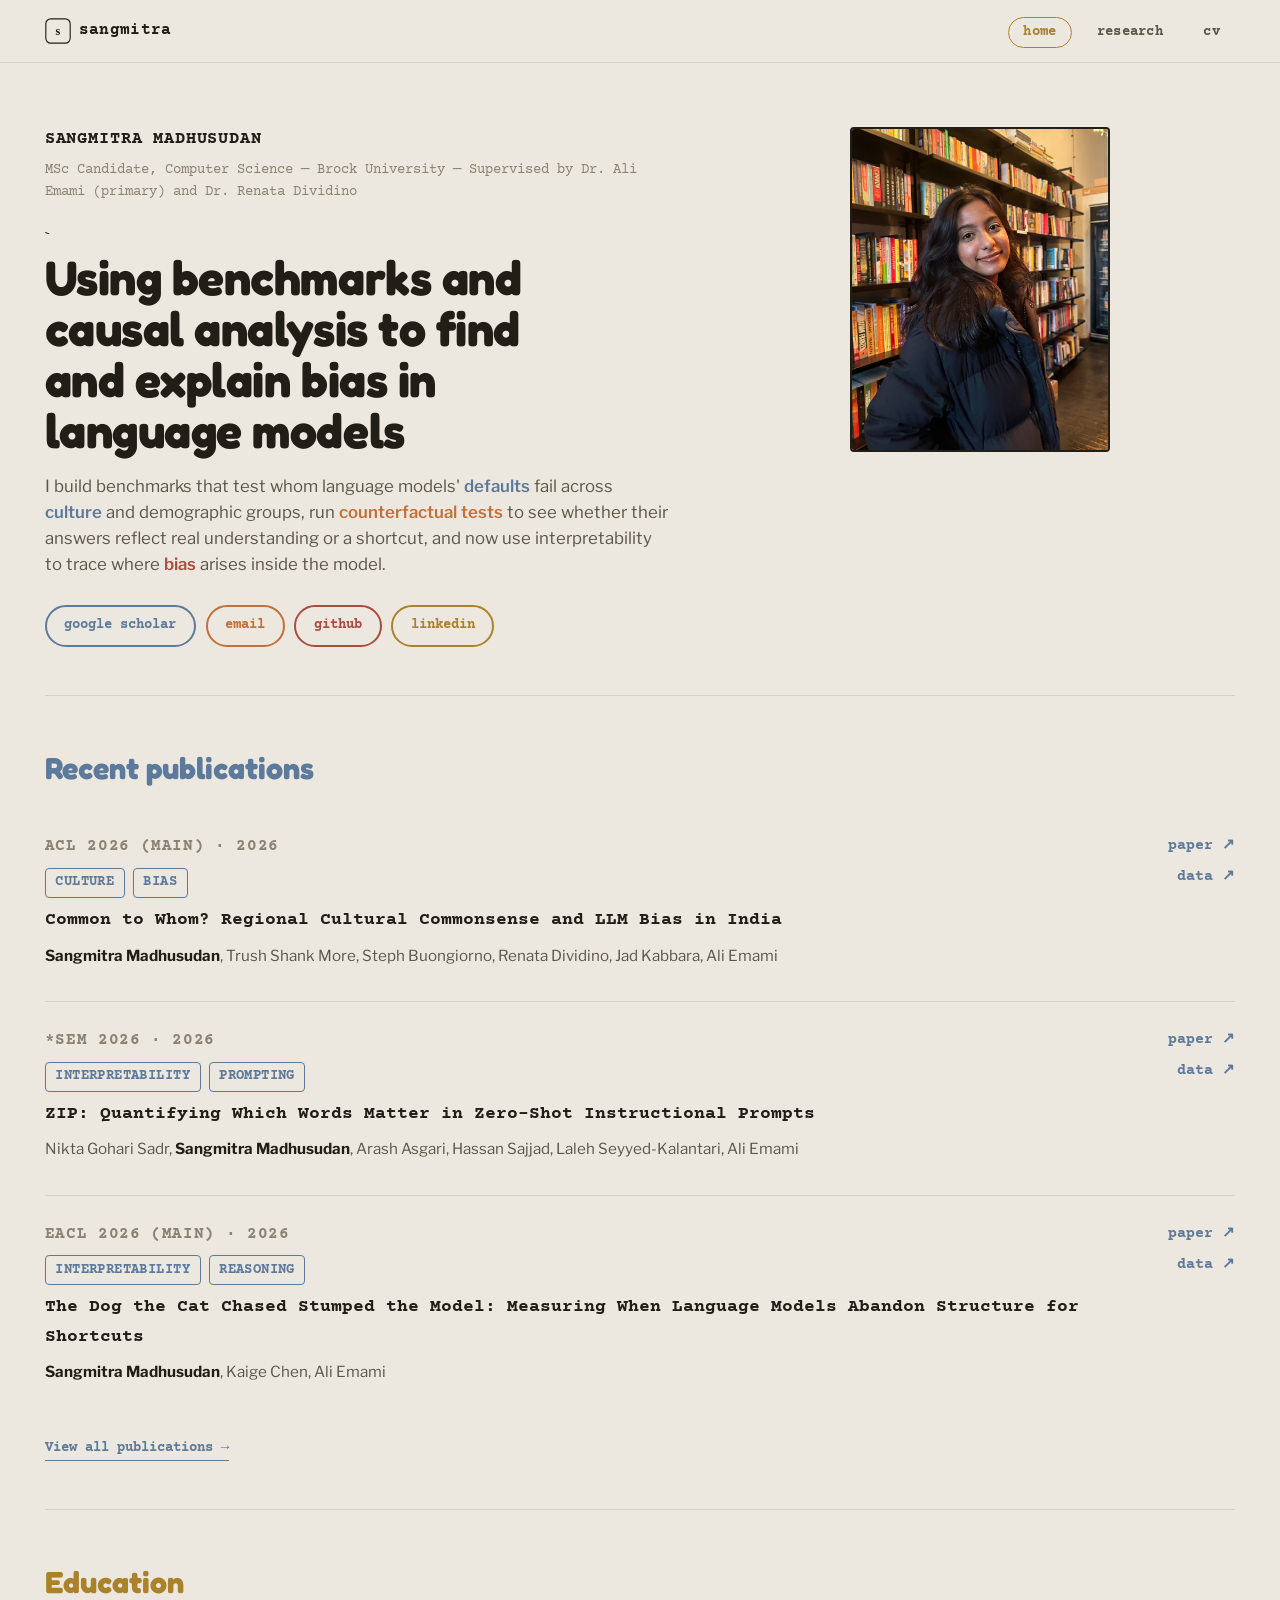
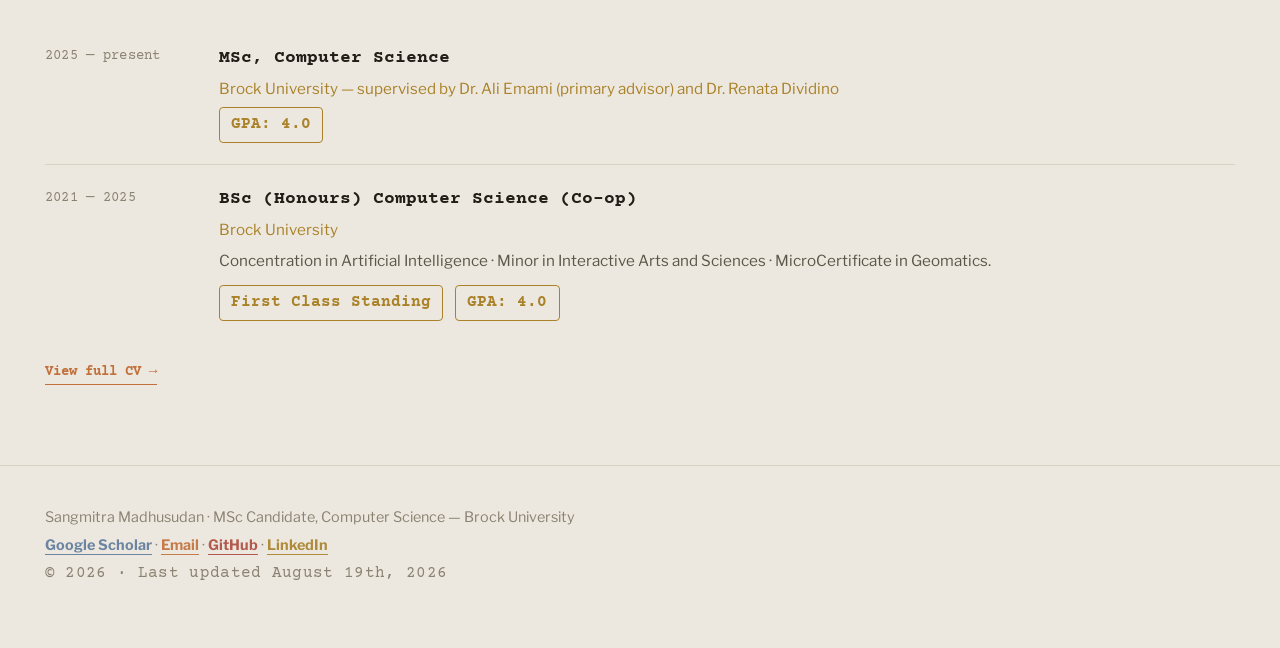
<file: index.html>
<!doctype html>
<html lang="en">
<head>
  <meta charset="utf-8" />
  <meta name="viewport" content="width=device-width, initial-scale=1" />
  <title>Sangmitra Madhusudan</title>
  <link rel="icon" type="image/svg+xml" href="assets/favicon.svg" />
  <link rel="preconnect" href="https://fonts.googleapis.com" />
  <link rel="preconnect" href="https://fonts.gstatic.com" crossorigin />
<link href="https://fonts.googleapis.com/css2?family=Fredoka:wght@500;600;700&family=Libre+Franklin:wght@400;500;600&family=Courier+Prime:wght@400;700&display=swap" rel="stylesheet" />
  <link rel="stylesheet" href="css/style.css" />
</head>
<body>
  <nav id="site-nav" class="site-nav"></nav>

  <main class="shell">

    <section class="hero">
      <div class="hero__grid">
        <div>
          <div class="hero__byline"><strong>Sangmitra Madhusudan</strong></div>
          <div class="hero__institution" id="institution-line"></div>
`
            <h1>Using benchmarks and causal analysis to find and explain bias in language models</h1>

          <p class="hero__intro">
            I build benchmarks that test whom language models' <span class="accent-text swatch-blue">defaults</span> fail across
            <span class="accent-text swatch-blue">culture</span> and demographic groups, run
            <span class="accent-text swatch-orange">counterfactual tests</span> to see whether their answers reflect real understanding or a shortcut, and now use interpretability to trace where
            <span class="accent-text swatch-red">bias</span> arises inside the model.
          </p>

          <div class="hero__links" id="hero-links"></div>
        </div>

        <div class="photo-frame-wrap">
          <div class="photo-frame">
            <span class="photo-frame__tick photo-frame__tick--tl" aria-hidden="true"></span>
            <span class="photo-frame__tick photo-frame__tick--br" aria-hidden="true"></span>
            <img src="assets/photo.jpeg" alt="Sangmitra Madhusudan">
          </div>
        </div>
      </div>
    </section>

    <section class="section--research">
      <div class="section__label">Recent publications</div>
      <div id="recent-pubs-list"></div>
      <a class="section__more" href="research.html">View all publications &rarr;</a>
    </section>

    <section class="section--education">
      <div class="section__label">Education</div>
      <div class="timeline">

        <div class="timeline-entry">
          <div class="timeline-entry__date mono">2025 — present</div>
          <div>
            <div class="timeline-entry__title">MSc, Computer Science</div>
            <div class="timeline-entry__org">Brock University — supervised by Dr. Ali Emami (primary advisor) and Dr. Renata Dividino</div>
            <div class="timeline-entry__detail">GPA: 4.0</div>
          </div>
        </div>

        <div class="timeline-entry">
          <div class="timeline-entry__date mono">2021 — 2025</div>
          <div>
            <div class="timeline-entry__title">BSc (Honours) Computer Science (Co-op)</div>
            <div class="timeline-entry__org">Brock University</div>
            <p>Concentration in Artificial Intelligence · Minor in Interactive Arts and Sciences · MicroCertificate in Geomatics.</p>
            <div class="timeline-entry__details">
              <div class="timeline-entry__detail">First Class Standing</div>
              <div class="timeline-entry__detail">GPA: 4.0</div>
            </div>
            
            <p></p>
          </div>
        </div>


      </div>
      <a class="section__more section__more--cv" href="portfolio.html">View full CV &rarr;</a>
    </section>

  </main>

  <footer id="site-footer" class="site-footer"></footer>

  <script src="js/site-config.js"></script>
  <script src="js/main.js"></script>
  <script src="js/home.js"></script>
  <script>
    document.addEventListener("DOMContentLoaded", () => {
      const cfg = window.SITE_CONFIG;
      document.getElementById("institution-line").textContent = `${cfg.institution} — ${cfg.advisors}`;

        document.getElementById("hero-links").innerHTML = `
        <a class="pill-link pill-link--scholar" href="${cfg.links.scholar}" target="_blank" rel="noopener">Google Scholar</a>
        <a class="pill-link pill-link--email" href="${cfg.links.email}">Email</a>
        ${cfg.links.cv ? `<a class="pill-link pill-link--cv" href="${cfg.links.cv}" target="_blank" rel="noopener">CV</a>` : ""}
        ${cfg.links.github ? `<a class="pill-link pill-link--github" href="${cfg.links.github}" target="_blank" rel="noopener">GitHub</a>` : ""}
        ${cfg.links.linkedin ? `<a class="pill-link pill-link--linkedin" href="${cfg.links.linkedin}" target="_blank" rel="noopener">LinkedIn</a>` : ""}
      `;
    });
  </script>
</body>
</html>
</file>
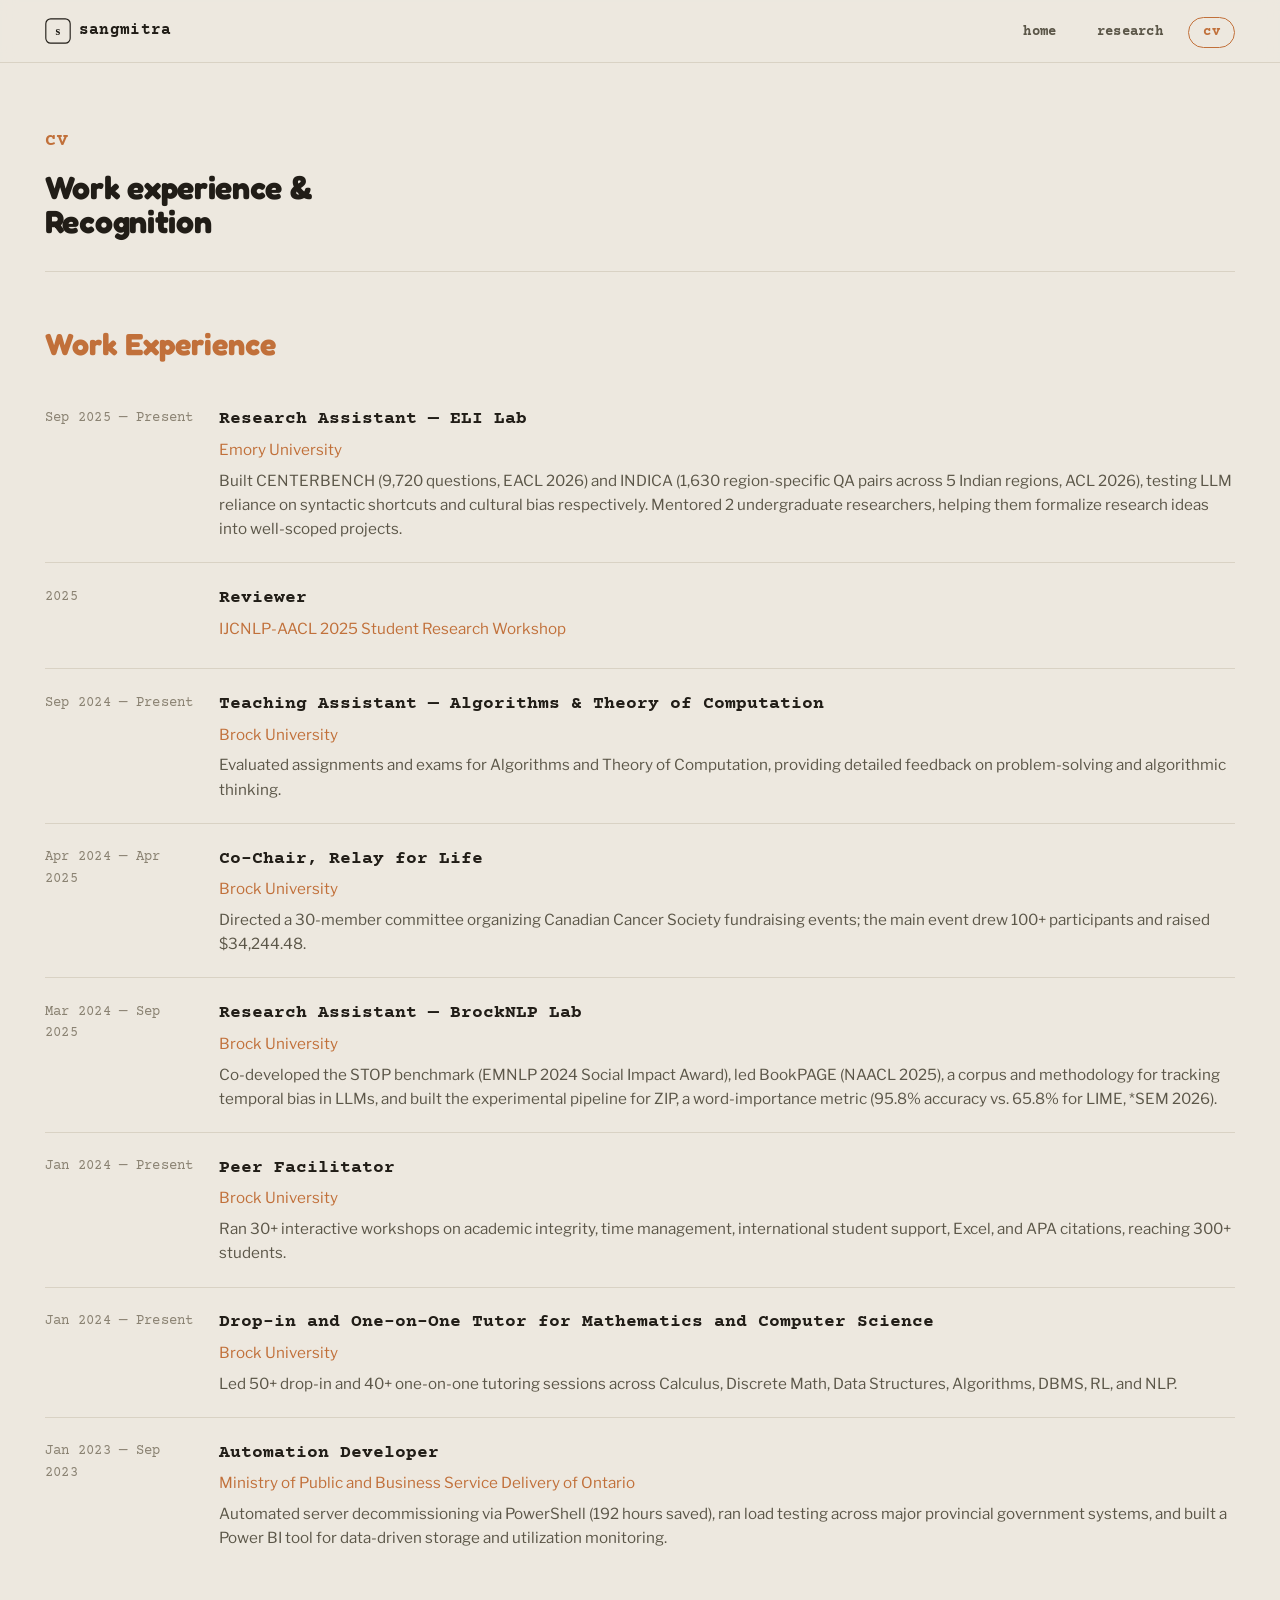
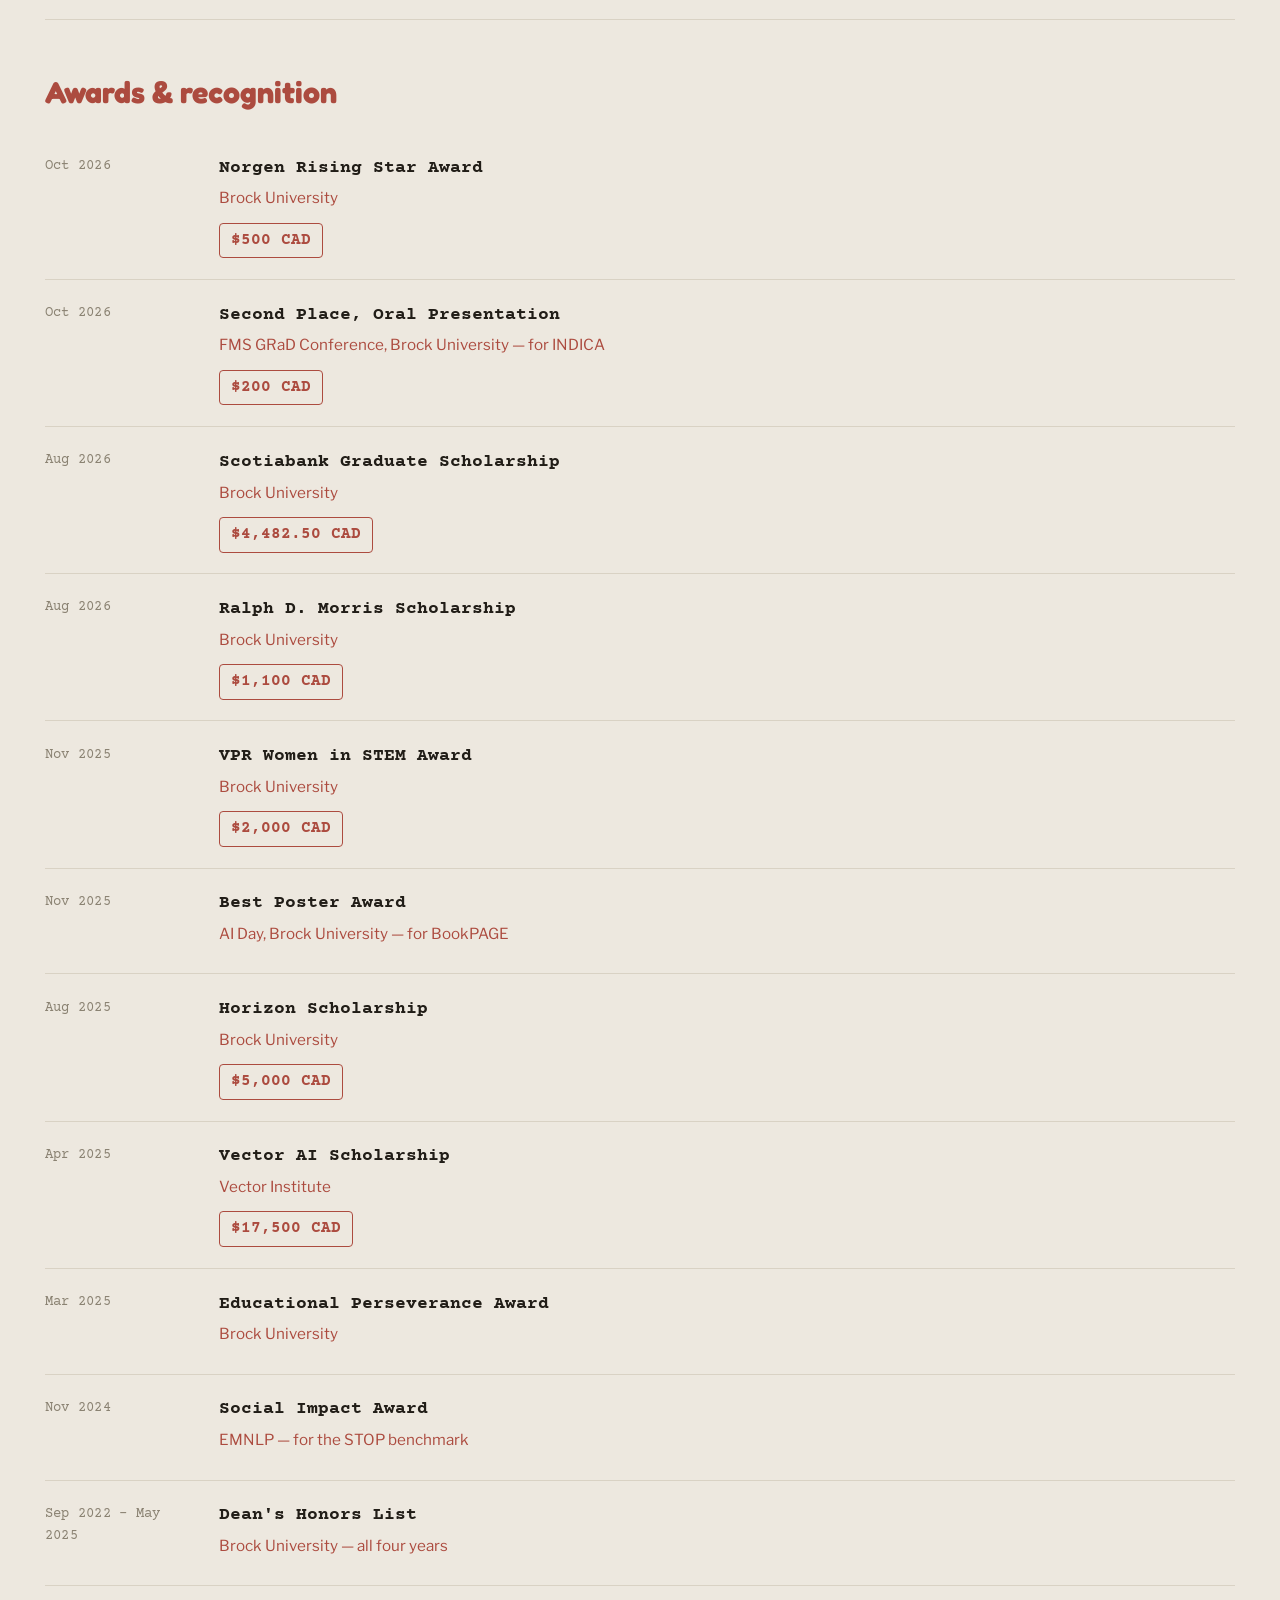
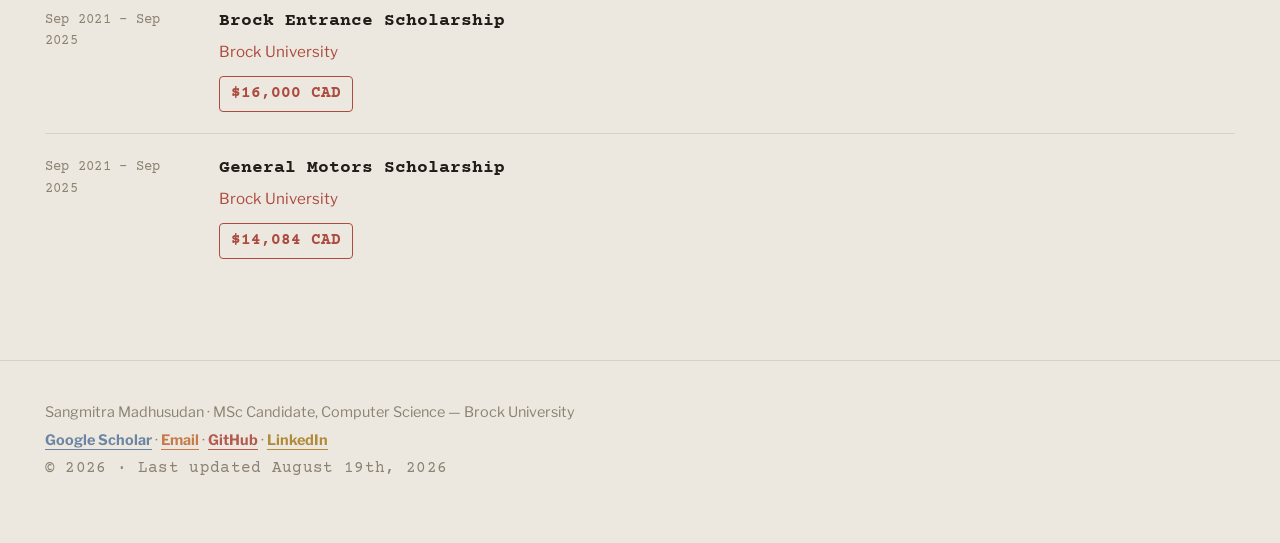
<file: portfolio.html>
<!doctype html>
<html lang="en">
<head>
  <meta charset="utf-8" />
  <meta name="viewport" content="width=device-width, initial-scale=1" />
  <title>CV — Sangmitra</title>
  <link rel="preconnect" href="https://fonts.googleapis.com" />
  <link rel="preconnect" href="https://fonts.gstatic.com" crossorigin />
  <link href="https://fonts.googleapis.com/css2?family=Fredoka:wght@500;600;700&family=Libre+Franklin:wght@400;500;600&family=Courier+Prime:wght@400;700&display=swap" rel="stylesheet" />
  <link rel="icon" type="image/svg+xml" href="assets/favicon.svg" />
  <link rel="stylesheet" href="css/style.css" />
</head>
<body>
  <nav id="site-nav" class="site-nav"></nav>

  <main class="shell">
    <section class="hero section--experience" style="padding-bottom: 1rem;">
      <div class="hero__eyebrow">CV</div>
      <h1 style="font-size: var(--step-xl);">Work experience &amp; Recognition</h1>
    </section>

    <section class="section--experience">
      <div class="section__label">Work Experience</div>
      <div class="timeline">

        <div class="timeline-entry">
          <div class="timeline-entry__date mono">Sep 2025 — Present</div>
          <div>
            <div class="timeline-entry__title">Research Assistant — ELI Lab</div>
            <div class="timeline-entry__org">Emory University</div>
            <p>Built CENTERBENCH (9,720 questions, EACL 2026) and INDICA (1,630 region-specific QA pairs across 5 Indian regions, ACL 2026), testing LLM reliance on syntactic shortcuts and cultural bias respectively. Mentored 2 undergraduate researchers, helping them formalize research ideas into well-scoped projects.</p>
          </div>
        </div>

        <div class="timeline-entry">
          <div class="timeline-entry__date mono">2025</div>
          <div>
            <div class="timeline-entry__title">Reviewer</div>
            <div class="timeline-entry__org">IJCNLP-AACL 2025 Student Research Workshop</div>
          </div>
        </div>

        <div class="timeline-entry">
          <div class="timeline-entry__date mono">Sep 2024 — Present</div>
          <div>
            <div class="timeline-entry__title">Teaching Assistant — Algorithms &amp; Theory of Computation</div>
            <div class="timeline-entry__org">Brock University</div>
            <p>Evaluated assignments and exams for Algorithms and Theory of Computation, providing detailed feedback on problem-solving and algorithmic thinking.</p>
          </div>
        </div>

        <div class="timeline-entry">
          <div class="timeline-entry__date mono">Apr 2024 — Apr 2025</div>
          <div>
            <div class="timeline-entry__title">Co-Chair, Relay for Life</div>
            <div class="timeline-entry__org">Brock University</div>
            <p>Directed a 30-member committee organizing Canadian Cancer Society fundraising events; the main event drew 100+ participants and raised $34,244.48.</p>
          </div>
        </div>

        <div class="timeline-entry">
          <div class="timeline-entry__date mono">Mar 2024 — Sep 2025</div>
          <div>
            <div class="timeline-entry__title">Research Assistant — BrockNLP Lab</div>
            <div class="timeline-entry__org">Brock University</div>
            <p>Co-developed the STOP benchmark (EMNLP 2024 Social Impact Award), led BookPAGE (NAACL 2025), a corpus and methodology for tracking temporal bias in LLMs, and built the experimental pipeline for ZIP, a word-importance metric (95.8% accuracy vs. 65.8% for LIME, *SEM 2026).</p>
          </div>
        </div>

        <div class="timeline-entry">
          <div class="timeline-entry__date mono">Jan 2024 — Present</div>
          <div>
            <div class="timeline-entry__title">Peer Facilitator</div>
            <div class="timeline-entry__org">Brock University</div>
            <p>Ran 30+ interactive workshops on academic integrity, time management, international student support, Excel, and APA citations, reaching 300+ students.</p>
          </div>
        </div>

        <div class="timeline-entry">
          <div class="timeline-entry__date mono">Jan 2024 — Present</div>
          <div>
            <div class="timeline-entry__title">Drop-in and One-on-One Tutor for Mathematics and Computer Science</div>
            <div class="timeline-entry__org">Brock University</div>
            <p>Led 50+ drop-in and 40+ one-on-one tutoring sessions across Calculus, Discrete Math, Data Structures, Algorithms, DBMS, RL, and NLP.</p>
          </div>
        </div>

        <div class="timeline-entry">
          <div class="timeline-entry__date mono">Jan 2023 — Sep 2023</div>
          <div>
            <div class="timeline-entry__title">Automation Developer</div>
            <div class="timeline-entry__org">Ministry of Public and Business Service Delivery of Ontario</div>
            <p>Automated server decommissioning via PowerShell (192 hours saved), ran load testing across major provincial government systems, and built a Power BI tool for data-driven storage and utilization monitoring.</p>
          </div>
        </div>

      </div>
    </section>

    <section class="section--awards">
      <div class="section__label">Awards &amp; recognition</div>
      <div class="timeline">

        <div class="timeline-entry">
          <div class="timeline-entry__date mono">Oct 2026</div>
          <div>
            <div class="timeline-entry__title">Norgen Rising Star Award</div>
            <div class="timeline-entry__org">Brock University</div>
            <div class="timeline-entry__details">
              <div class="timeline-entry__detail">$500 CAD</div>
            </div>
          </div>
        </div>

        <div class="timeline-entry">
          <div class="timeline-entry__date mono">Oct 2026</div>
          <div>
            <div class="timeline-entry__title">Second Place, Oral Presentation</div>
            <div class="timeline-entry__org">FMS GRaD Conference, Brock University — for INDICA</div>
            <div class="timeline-entry__details">
              <div class="timeline-entry__detail">$200 CAD</div>
            </div>
          </div>
        </div>

        <div class="timeline-entry">
          <div class="timeline-entry__date mono">Aug 2026</div>
          <div>
            <div class="timeline-entry__title">Scotiabank Graduate Scholarship</div>
            <div class="timeline-entry__org">Brock University</div>
            <div class="timeline-entry__details">
              <div class="timeline-entry__detail">$4,482.50 CAD</div>
            </div>
          </div>
        </div>

        <div class="timeline-entry">
          <div class="timeline-entry__date mono">Aug 2026</div>
          <div>
            <div class="timeline-entry__title">Ralph D. Morris Scholarship</div>
            <div class="timeline-entry__org">Brock University</div>
            <div class="timeline-entry__details">
              <div class="timeline-entry__detail">$1,100 CAD</div>
            </div>
          </div>
        </div>

        <div class="timeline-entry">
          <div class="timeline-entry__date mono">Nov 2025</div>
          <div>
            <div class="timeline-entry__title">VPR Women in STEM Award</div>
            <div class="timeline-entry__org">Brock University</div>
            <div class="timeline-entry__details">
              <div class="timeline-entry__detail">$2,000 CAD</div>
            </div>
          </div>
        </div>

        <div class="timeline-entry">
          <div class="timeline-entry__date mono">Nov 2025</div>
          <div>
            <div class="timeline-entry__title">Best Poster Award</div>
            <div class="timeline-entry__org">AI Day, Brock University — for BookPAGE</div>
          </div>
        </div>

        <div class="timeline-entry">
          <div class="timeline-entry__date mono">Aug 2025</div>
          <div>
            <div class="timeline-entry__title">Horizon Scholarship</div>
            <div class="timeline-entry__org">Brock University</div>
            <div class="timeline-entry__details">
              <div class="timeline-entry__detail">$5,000 CAD</div>
            </div>
          </div>
        </div>

        <div class="timeline-entry">
          <div class="timeline-entry__date mono">Apr 2025</div>
          <div>
            <div class="timeline-entry__title">Vector AI Scholarship</div>
            <div class="timeline-entry__org">Vector Institute</div>
            <div class="timeline-entry__details">
              <div class="timeline-entry__detail">$17,500 CAD</div>
            </div>
          </div>
        </div>

        <div class="timeline-entry">
          <div class="timeline-entry__date mono">Mar 2025</div>
          <div>
            <div class="timeline-entry__title">Educational Perseverance Award</div>
            <div class="timeline-entry__org">Brock University</div>
          </div>
        </div>

        <div class="timeline-entry">
          <div class="timeline-entry__date mono">Nov 2024</div>
          <div>
            <div class="timeline-entry__title">Social Impact Award</div>
            <div class="timeline-entry__org">EMNLP — for the STOP benchmark</div>
          </div>
        </div>

        <div class="timeline-entry">
          <div class="timeline-entry__date mono">Sep 2022 – May 2025</div>
          <div>
            <div class="timeline-entry__title">Dean's Honors List</div>
            <div class="timeline-entry__org">Brock University — all four years</div>
          </div>
        </div>

        <div class="timeline-entry">
          <div class="timeline-entry__date mono">Sep 2021 – Sep 2025</div>
          <div>
            <div class="timeline-entry__title">Brock Entrance Scholarship</div>
            <div class="timeline-entry__org">Brock University</div>
            <div class="timeline-entry__details">
              <div class="timeline-entry__detail">$16,000 CAD</div>
            </div>
          </div>
        </div>

        <div class="timeline-entry">
          <div class="timeline-entry__date mono">Sep 2021 – Sep 2025</div>
          <div>
            <div class="timeline-entry__title">General Motors Scholarship</div>
            <div class="timeline-entry__org">Brock University</div>
            <div class="timeline-entry__details">
              <div class="timeline-entry__detail">$14,084 CAD</div>
            </div>
          </div>
        </div>

      </div>
    </section>
  </main>

  <footer id="site-footer" class="site-footer"></footer>

  <script src="js/site-config.js"></script>
  <script src="js/main.js"></script>
</body>
</html>
</file>
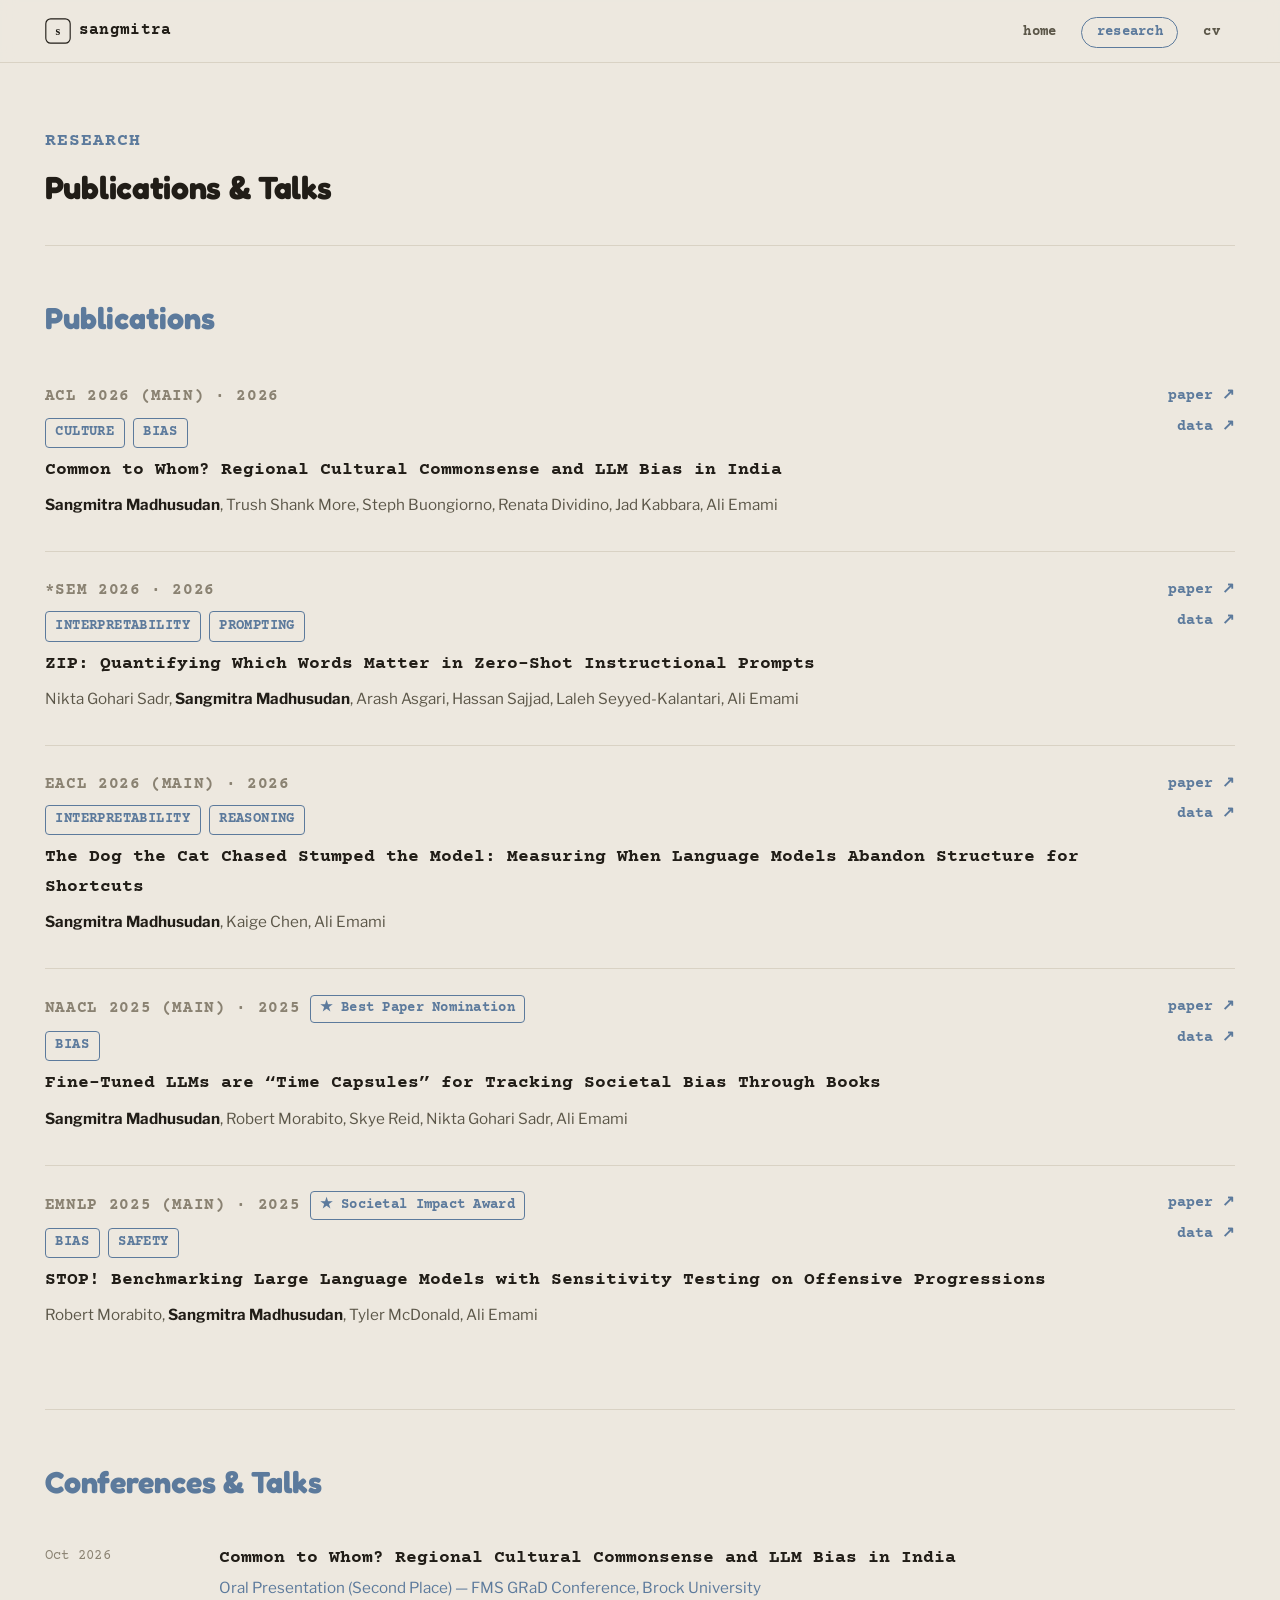
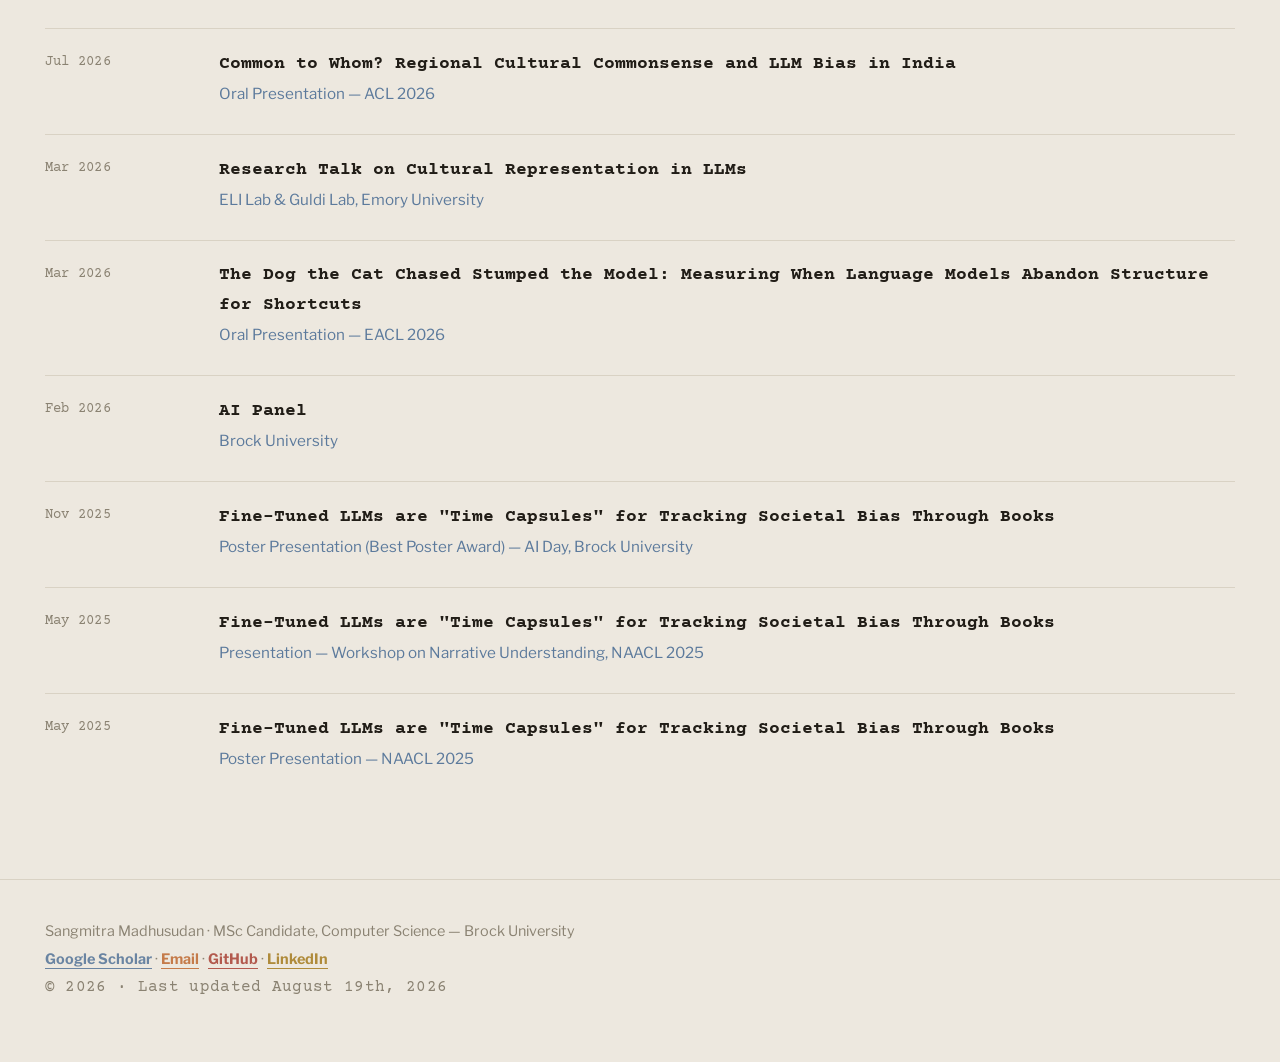
<file: research.html>
<!doctype html>
<html lang="en">
<head>
  <meta charset="utf-8" />
  <meta name="viewport" content="width=device-width, initial-scale=1" />
  <title>Research — Sangmitra</title>
  <link rel="preconnect" href="https://fonts.googleapis.com" />
  <link rel="preconnect" href="https://fonts.gstatic.com" crossorigin />
  <link href="https://fonts.googleapis.com/css2?family=Fredoka:wght@500;600;700&family=Libre+Franklin:wght@400;500;600&family=Courier+Prime:wght@400;700&display=swap" rel="stylesheet" />
  <link rel="icon" type="image/svg+xml" href="assets/favicon.svg" />
  <link rel="stylesheet" href="css/style.css" />
</head>
<body>
  <nav id="site-nav" class="site-nav"></nav>

  <main class="shell-wide">
    <section class="hero section--research" style="padding-bottom: 1.5rem;">
      <div class="hero__eyebrow">Research</div>
      <h1 style="font-size: var(--step-xl);">Publications &amp; Talks</h1>
    </section>

    <section class="section--research">
      <div class="section__label">Publications</div>
      <div id="pub-list"></div>
    </section>

    <section class="section--research">
  <div class="section__label">Conferences &amp; Talks</div>
  <div class="timeline">

    <div class="timeline-entry">
      <div class="timeline-entry__date mono">Oct 2026</div>
      <div>
        <div class="timeline-entry__title">Common to Whom? Regional Cultural Commonsense and LLM Bias in India</div>
        <div class="timeline-entry__org">Oral Presentation (Second Place) — FMS GRaD Conference, Brock University</div>
      </div>
    </div>

    <div class="timeline-entry">
      <div class="timeline-entry__date mono">Jul 2026</div>
      <div>
        <div class="timeline-entry__title">Common to Whom? Regional Cultural Commonsense and LLM Bias in India</div>
        <div class="timeline-entry__org">Oral Presentation — ACL 2026</div>
      </div>
    </div>

    <div class="timeline-entry">
      <div class="timeline-entry__date mono">Mar 2026</div>
      <div>
        <div class="timeline-entry__title">Research Talk on Cultural Representation in LLMs</div>
        <div class="timeline-entry__org">ELI Lab &amp; Guldi Lab, Emory University</div>
      </div>
    </div>

    <div class="timeline-entry">
      <div class="timeline-entry__date mono">Mar 2026</div>
      <div>
        <div class="timeline-entry__title">The Dog the Cat Chased Stumped the Model: Measuring When Language Models Abandon Structure for Shortcuts</div>
        <div class="timeline-entry__org">Oral Presentation — EACL 2026</div>
      </div>
    </div>

    <div class="timeline-entry">
      <div class="timeline-entry__date mono">Feb 2026</div>
      <div>
        <div class="timeline-entry__title">AI Panel</div>
        <div class="timeline-entry__org">Brock University</div>
      </div>
    </div>

    <div class="timeline-entry">
      <div class="timeline-entry__date mono">Nov 2025</div>
      <div>
        <div class="timeline-entry__title">Fine-Tuned LLMs are "Time Capsules" for Tracking Societal Bias Through Books</div>
        <div class="timeline-entry__org">Poster Presentation (Best Poster Award) — AI Day, Brock University</div>
      </div>
    </div>

    <div class="timeline-entry">
      <div class="timeline-entry__date mono">May 2025</div>
      <div>
        <div class="timeline-entry__title">Fine-Tuned LLMs are "Time Capsules" for Tracking Societal Bias Through Books</div>
        <div class="timeline-entry__org">Presentation — Workshop on Narrative Understanding, NAACL 2025</div>
      </div>
    </div>

    <div class="timeline-entry">
      <div class="timeline-entry__date mono">May 2025</div>
      <div>
        <div class="timeline-entry__title">Fine-Tuned LLMs are "Time Capsules" for Tracking Societal Bias Through Books</div>
        <div class="timeline-entry__org">Poster Presentation — NAACL 2025</div>
      </div>
    </div>

  </div>
</section>
  </main>

  <footer id="site-footer" class="site-footer"></footer>

  <script src="js/site-config.js"></script>
  <script src="js/main.js"></script>
  <script src="js/research.js"></script>
  <script>
    document.addEventListener("DOMContentLoaded", () => {
      document.getElementById("scholar-link").href = window.SITE_CONFIG.links.scholar;
    });
  </script>
</body>
</html>
</file>
<file: css/style.css>
:root {
  --paper:        #EDE8DF;
  --paper-raised: #F5F1E9;
  --ink:          #211D17;
  --ink-soft:     #5B5648;
  --ink-faint:    #8A8272;
  --line:         #D9D2C4;

  --accent-blue:   #5C7A9C;
  --accent-yellow: #A9822A;
  --accent-orange: #C1703A;
  --accent-red:    #AC4B3F;
  --accent-flag:   #A9822A;
  --accent: var(--accent-blue);

  --font-display: 'Fredoka', sans-serif;
  --font-body:    'Libre Franklin', -apple-system, BlinkMacSystemFont, 'Segoe UI', sans-serif;
  --font-mono:    'Courier Prime', 'Courier New', monospace;

  --step-huge:  clamp(2rem, 2.4vw + 1.1rem, 3.4rem);
  --step-xl:    clamp(1.5rem, 1.8vw + 0.9rem, 2rem);
  --step-lg:    1.25rem;
  --step-md:    1.05rem;
  --step-base:  1rem;
  --step-sm:    0.92rem;
  --step-xs:    0.8rem;

  --page-width: none;
}

.section--research   { --accent: var(--accent-blue); }
.section--education  { --accent: var(--accent-yellow); }
.section--experience { --accent: var(--accent-orange); }
.section--awards     { --accent: var(--accent-red); }

.swatch-blue   { color: var(--accent-blue) !important; }
.swatch-yellow { color: var(--accent-yellow) !important; }
.swatch-orange { color: var(--accent-orange) !important; }
.swatch-red    { color: var(--accent-red) !important; }

* { box-sizing: border-box; }
html { scroll-behavior: smooth; }

body {
  margin: 0;
  background: var(--paper);
  color: var(--ink);
  font-family: var(--font-body);
  font-size: var(--step-base);
  line-height: 1.6;
  -webkit-font-smoothing: antialiased;
}

a {
  color: var(--ink);
  text-decoration: none;
  border-bottom: 1px solid var(--line);
  transition: border-color 0.15s ease, color 0.15s ease;
}
a:hover, a:focus-visible { border-color: currentColor; color: var(--accent); }
a:focus-visible, button:focus-visible {
  outline: 2px solid var(--accent);
  outline-offset: 3px;
}

h1, h2, h3 {
  font-family: var(--font-display);
  font-weight: 700;
  color: var(--ink);
  margin: 0 0 0.4em;
  letter-spacing: -0.01em;
}

p { margin: 0 0 1em; color: var(--ink-soft); }

.mono {
  font-family: var(--font-mono);
  font-size: var(--step-xs);
  letter-spacing: 0.02em;
}

.accent-text { color: var(--accent); font-weight: 600; }

.shell, .shell-wide {
  width: 100%;
  margin: 0 auto;
  padding: 0 clamp(1.5rem, 3.5vw, 4rem);
}

.site-nav {
  position: sticky;
  top: 0;
  z-index: 20;
  background: rgba(237, 232, 223, 0.9);
  backdrop-filter: blur(8px);
  border-bottom: 1px solid var(--line);
}
.site-nav__inner {
  width: 100%;
  margin: 0 auto;
  padding: 1.1rem clamp(1.5rem, 3.5vw, 4rem);
  display: flex;
  align-items: center;
  justify-content: space-between;
}
.site-nav__mark {
  display: flex;
  align-items: center;
  gap: 0.5rem;
  font-family: var(--font-mono);
  font-weight: 700;
  font-size: 1rem;
  color: var(--ink);
  border-bottom: none;
  text-transform: lowercase;
  letter-spacing: 0.02em;
}
.site-nav__mark-glyph { width: 26px; height: 26px; flex-shrink: 0; color: var(--ink); }
.site-nav__mark:hover { color: var(--accent-yellow); }
.site-nav__mark:hover .site-nav__mark-glyph { color: var(--accent-yellow); }
.site-nav__links {
  display: flex;
  gap: 0.6rem;
  list-style: none;
  margin: 0;
  padding: 0;
}
.site-nav__links a {
  font-family: var(--font-mono);
  font-weight: 600;
  font-size: 0.85rem;
  text-transform: lowercase;
  letter-spacing: 0.02em;
  color: var(--ink-soft);
  border: 1px solid transparent;
  border-radius: 100px;
  padding: 0.4rem 0.9rem;
}
.site-nav__links li:nth-child(1) a:hover, .site-nav__links li:nth-child(1) a[aria-current="page"] { color: var(--accent-yellow); border-color: var(--accent-yellow); }
.site-nav__links li:nth-child(2) a:hover, .site-nav__links li:nth-child(2) a[aria-current="page"] { color: var(--accent-blue); border-color: var(--accent-blue); }
.site-nav__links li:nth-child(3) a:hover, .site-nav__links li:nth-child(3) a[aria-current="page"] { color: var(--accent-orange); border-color: var(--accent-orange); }

.hero { padding: 4rem 0 3rem; }
.hero__byline {
  font-family: var(--font-mono);
  font-weight: 700;
  font-size: 1.05rem;
  text-transform: uppercase;
  letter-spacing: 0.05em;
  color: var(--ink-soft);
  margin-bottom: 0.4rem;
}
.hero__byline strong { color: var(--ink); font-weight: 700; }
.hero__eyebrow {
  font-family: var(--font-mono);
  font-weight: 700;
  font-size: 1.1rem;
  text-transform: uppercase;
  letter-spacing: 0.06em;
  color: var(--accent);
  margin-bottom: 1rem;
}
.hero__institution {
  font-family: var(--font-mono);
  font-size: 0.85rem;
  color: var(--ink-faint);
  margin-bottom: 1.4rem;
}
.hero h1 {
  font-size: var(--step-huge);
  line-height: 1.06;
  margin-bottom: 1rem;
  max-width: 20ch;
}
.hero__intro { font-size: 1.05rem; line-height: 1.55; color: var(--ink-soft); max-width: 62ch; margin-bottom: 0; }
.hero__links { margin-top: 1.8rem; display: flex; flex-wrap: wrap; gap: 0.6rem; }

.hero__grid {
  display: grid;
  grid-template-columns: 1.1fr minmax(380px, 0.9fr);
  gap: 3.5rem;
  align-items: start;
}
@media (max-width: 800px) {
  .hero__grid { grid-template-columns: 1fr; }
}

.pill-link {
  font-family: var(--font-mono);
  font-weight: 700;
  border: 2px solid var(--ink);
  background: transparent;
  padding: 0.5rem 1.1rem;
  border-radius: 100px;
  font-size: 0.85rem;
  text-transform: lowercase;
  color: var(--ink);
  transition: background 0.15s ease, color 0.15s ease;
}
.pill-link--scholar  { border-color: var(--accent-blue);   color: var(--accent-blue); }
.pill-link--email    { border-color: var(--accent-orange); color: var(--accent-orange); }
.pill-link--cv       { border-color: var(--accent-yellow); color: var(--accent-yellow); }
.pill-link--github   { border-color: var(--accent-red);    color: var(--accent-red); }
.pill-link--linkedin { border-color: var(--accent-yellow); color: var(--accent-yellow); }
.pill-link--scholar:hover  { background: var(--accent-blue);   color: var(--paper-raised); }
.pill-link--email:hover    { background: var(--accent-orange); color: var(--paper-raised); }
.pill-link--cv:hover       { background: var(--accent-yellow); color: var(--paper-raised); }
.pill-link--github:hover   { background: var(--accent-red);    color: var(--paper-raised); }
.pill-link--linkedin:hover { background: var(--accent-yellow); color: var(--paper-raised); }

.photo-frame-wrap { display: flex; flex-direction: column; align-items: center; }
.photo-frame {
  width: 100%;
  max-width: 260px;
  aspect-ratio: 4 / 5;
  border: 2px solid var(--ink);
  border-radius: 4px;
  position: relative;
  background: var(--paper-raised);
  display: flex;
  align-items: center;
  justify-content: center;
  overflow: hidden;
}
.photo-frame img { width: 100%; height: 100%; object-fit: cover; display: block; }
.photo-frame__tick {
  position: absolute;
  width: 16px;
  height: 16px;
  border: 2px solid var(--accent-blue);
}
.photo-frame__tick--tl { top: -2px; left: -2px; border-right: none; border-bottom: none; }
.photo-frame__tick--br { bottom: -2px; right: -2px; border-left: none; border-top: none; }
.photo-frame svg { width: 34%; height: 34%; stroke: var(--ink-faint); }
.photo-frame__caption {
  font-family: var(--font-mono);
  font-size: 0.72rem;
  text-transform: lowercase;
  letter-spacing: 0.06em;
  color: var(--accent-blue);
  margin-top: 0.7rem;
  text-align: center;
}

section { padding: 3rem 0; border-top: 1px solid var(--line); }
section:first-of-type { border-top: none; }
.section__label {
  font-family: var(--font-display);
  font-weight: 700;
  font-size: 1.9rem;
  text-transform: none;
  letter-spacing: 0;
  color: var(--accent);
  margin-bottom: 1rem;
}
.section__more {
  display: inline-block;
  margin-top: 1.2rem;
  font-family: var(--font-mono);
  font-weight: 700;
  font-size: 0.9rem;
  color: var(--accent);
  border-bottom: 1px solid var(--accent);
}
.section__more:hover { opacity: 0.75; }
.section__more--cv { color: var(--accent-orange); border-color: var(--accent-orange); }

.stat-row {
  display: flex; gap: 2.5rem; flex-wrap: wrap;
  margin: 1.4rem 0 0; padding: 1.1rem 1.4rem;
  background: var(--paper-raised); border: 1px solid var(--line); border-radius: 6px;
}
.stat { display: flex; flex-direction: column; }
.stat__value { font-family: var(--font-mono); font-size: 1.6rem; color: var(--accent); }
.stat__label { font-family: var(--font-mono); font-size: var(--step-xs); color: var(--ink-faint); text-transform: lowercase; letter-spacing: 0.06em; }

.pub-year-group { margin-top: 2.4rem; }
.pub-year-group:first-child { margin-top: 0; }
.pub-year-group__label {
  font-family: var(--font-mono); font-weight: 700; font-size: 1rem;
  text-transform: uppercase; letter-spacing: 0.03em;
  margin-bottom: 1rem; padding-bottom: 0.5rem; border-bottom: 1px solid var(--line);
}
.pub-entry { display: grid; grid-template-columns: 1fr auto; gap: 0.5rem 1.5rem; padding: 1.6rem 0; border-bottom: 1px solid var(--line); }
.pub-entry:last-child { border-bottom: none; }
.pub-entry__meta {
  grid-column: 1; grid-row: 1;
  display: flex; align-items: center; flex-wrap: wrap; gap: 0.6rem;
  font-family: var(--font-mono); font-weight: 600; font-size: 1rem;
  text-transform: uppercase; letter-spacing: 0.04em;
  color: var(--ink-faint);
}
.pub-entry__award {
  display: inline-flex; align-items: center; gap: 0.3rem;
  font-family: var(--font-mono); font-weight: 700; font-size: 0.85rem;
  color: var(--accent);
  border: 1px solid var(--accent);
  border-radius: 4px;
  padding: 0.15rem 0.55rem;
  text-transform: none;
  letter-spacing: 0.02em;
}
.pub-entry__tags {
  grid-column: 1; grid-row: 2;
  display: flex; flex-wrap: wrap; gap: 0.5rem;
}
.pub-entry__tag {
  font-family: var(--font-mono); font-weight: 600; font-size: 0.85rem;
  color: var(--accent);
  border: 1px solid var(--accent);
  border-radius: 4px;
  padding: 0.2rem 0.6rem;
  text-transform: uppercase;
  letter-spacing: 0.03em;
}
.pub-entry__quicklinks {
  grid-column: 2; grid-row: 1 / span 5;
  align-self: start;
  display: flex; flex-direction: column; align-items: flex-end; gap: 0.35rem;
}
.pub-entry__quicklink {
  font-family: var(--font-mono); font-weight: 700; font-size: 0.95rem;
  color: var(--accent);
  border-bottom: 1px solid transparent;
  white-space: nowrap;
}
.pub-entry__quicklink:hover { border-bottom-color: currentColor; }
.pub-entry__title { font-family: var(--font-mono); font-weight: 700; font-size: 1.15rem; color: var(--ink); grid-column: 1; grid-row: 3; }
.pub-entry__title a { color: inherit; border-bottom: 1px solid var(--line); }
.pub-entry__title a:hover { color: var(--accent); border-color: currentColor; }
.pub-entry__authors { grid-column: 1; grid-row: 4; font-size: 0.95rem; color: var(--ink-soft); }
.pub-entry__authors strong { color: var(--ink); font-weight: 700; }
.pub-entry__description { grid-column: 1; grid-row: 5; font-size: 0.9rem; color: var(--ink-soft); margin-top: 0.2rem; }
.pub-empty, .pub-error { font-family: var(--font-mono); font-size: var(--step-sm); color: var(--ink-faint); padding: 1.5rem 0; }

.timeline { margin-top: 0.5rem; }
.timeline-entry { display: grid; grid-template-columns: 150px 1fr; gap: 1.5rem; padding: 1.3rem 0; border-top: 1px solid var(--line); }
.timeline-entry:first-child { border-top: none; }
@media (max-width: 560px) { .timeline-entry { grid-template-columns: 1fr; gap: 0.3rem; } }
.timeline-entry__date { font-family: var(--font-mono); font-size: 0.85rem; color: var(--ink-faint); padding-top: 0.15rem; }
.timeline-entry__title { font-size: 1.15rem; font-weight: 700; margin-bottom: 0.2rem; font-family: var(--font-mono); }
.timeline-entry__org { font-size: 0.95rem; color: var(--accent); margin-bottom: 0.4rem; }
.timeline-entry p { font-size: 0.95rem; margin-bottom: 0; }
.timeline-entry__details {
  display: flex; flex-wrap: wrap; gap: 0.75rem;
  margin-top: 0.75rem;
}
.timeline-entry__detail {
  display: inline-block;
  font-family: var(--font-mono); font-weight: 600; font-size: 1rem;
  color: var(--accent);
  padding: 0.25rem 0.7rem;
  border: 1px solid var(--accent);
  border-radius: 4px;
}
.edit-flag {
  display: inline-block; font-family: var(--font-mono); font-size: 0.68rem;
  color: var(--accent-flag); border: 1px solid var(--accent-flag); border-radius: 3px;
  padding: 0.05rem 0.35rem; margin-left: 0.4rem; vertical-align: middle;
  text-transform: lowercase; letter-spacing: 0.05em;
}

.site-footer { border-top: 1px solid var(--line); padding: 2.5rem 0 3.5rem; margin-top: 2rem; }
.site-footer p { font-size: 0.9rem; color: var(--ink-faint); margin-bottom: 0.3rem; }
.site-footer__name { margin-bottom: 0.8rem; }
.site-footer__links { margin: 0 0 1.4rem; font-size: 0.9rem; }
.site-footer a.site-footer__link {
  font-weight: 700;
  font-size: 0.9rem;
  border-bottom: 1px solid currentColor;
  opacity: 0.9;
}
.site-footer a.site-footer__link:hover { opacity: 1; }
.site-footer .mono { font-size: 1rem; }

@media (prefers-reduced-motion: reduce) {
  html { scroll-behavior: auto; }
  * { transition: none !important; }
}
</file>
